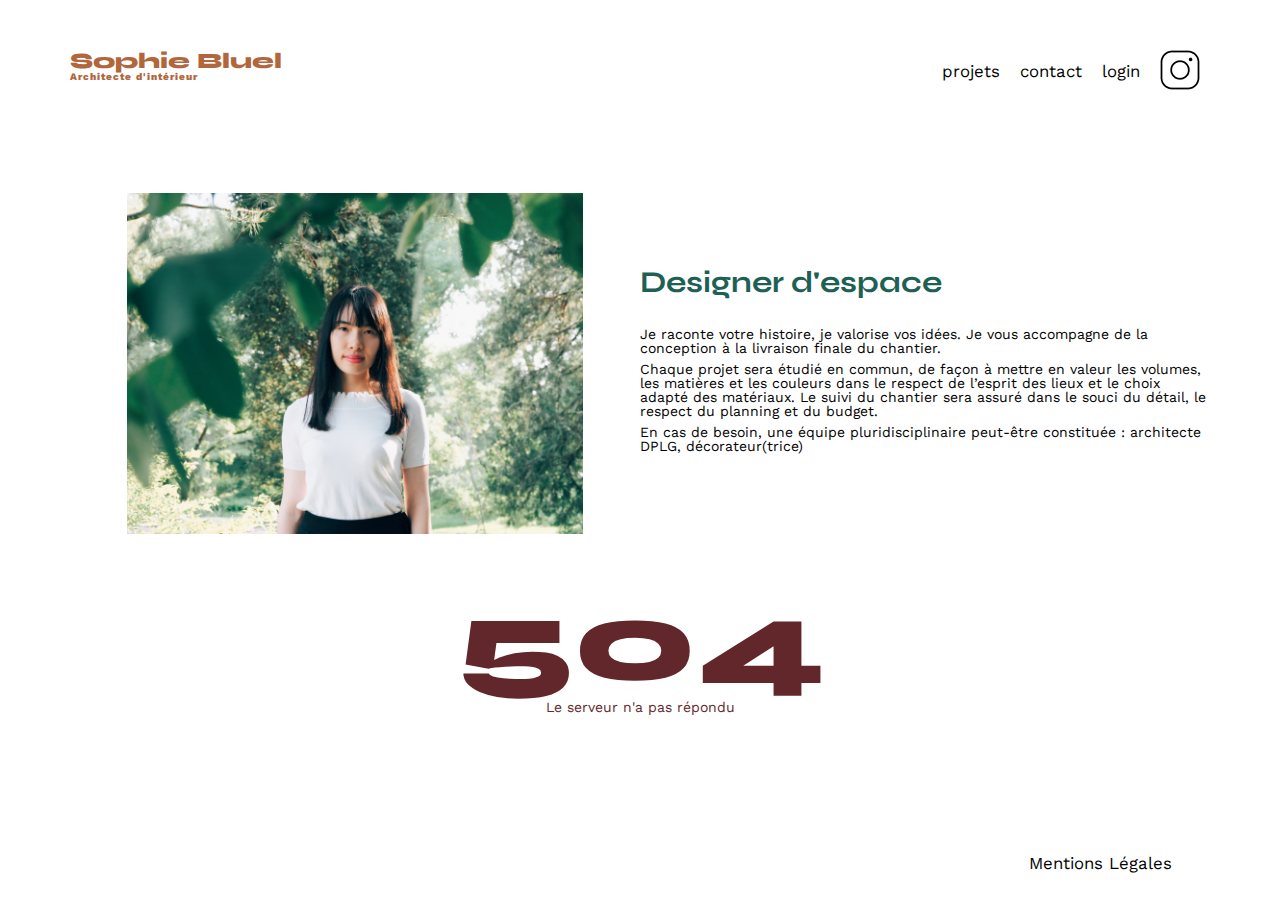
<file: FrontEnd/index.html>
<!DOCTYPE html>
<html lang="fr">

<head>
	<meta charset="UTF-8">
	<title>Sophie Bluel - Architecte d'intérieur</title>
	<meta name="viewport" content="width=device-width, initial-scale=1.0">
	<link rel="preconnect" href="https://fonts.googleapis.com">
	<link rel="preconnect" href="https://fonts.gstatic.com" crossorigin>
	<link href="https://fonts.googleapis.com/css2?family=Syne&family=Work+Sans&display=swap" rel="stylesheet">
	<link rel="stylesheet" href="https://cdnjs.cloudflare.com/ajax/libs/font-awesome/6.2.1/css/all.min.css"
		integrity="sha512-MV7K8+y+gLIBoVD59lQIYicR65iaqukzvf/nwasF0nqhPay5w/9lJmVM2hMDcnK1OnMGCdVK+iQrJ7lzPJQd1w=="
		crossorigin="anonymous" referrerpolicy="no-referrer" />
	<meta name="description" content="">
	<link rel="stylesheet" href="./assets/css/style.css">
	<script type="module" src="js/main.js" defer></script>
</head>

<body>
	<header>
		<h1>Sophie Bluel <span>Architecte d'intérieur</span></h1>
		<nav>
			<ul>
				<li>projets</li>
				<li>contact</li>
				<li>login</li>
				<li><img src="./assets/icons/instagram.png" alt="Instagram"></li>
			</ul>
		</nav>
	</header>
	<main>
		<section id="introduction">
			<figure>
				<img src="./assets/images/sophie-bluel.png" alt="">
			</figure>
			<article>
				<h2>Designer d'espace</h2>
				<p>Je raconte votre histoire, je valorise vos idées. Je vous accompagne de la conception à la livraison
					finale du chantier.</p>
				<p>Chaque projet sera étudié en commun, de façon à mettre en valeur les volumes, les matières et les
					couleurs dans le respect de l’esprit des lieux et le choix adapté des matériaux. Le suivi du
					chantier sera assuré dans le souci du détail, le respect du planning et du budget.</p>
				<p>En cas de besoin, une équipe pluridisciplinaire peut-être constituée : architecte DPLG,
					décorateur(trice)</p>
			</article>
		</section>
		<section id="chargement">
			<img src="./assets/images/load-38_256.gif" alt="chargement..." class="chargement">
		</section>
		<section id="portfolio" class="display-off">
			<h2>Mes Projets</h2>
			<div class="gallery">
			</div>
		</section>
		<section id="contact" class="display-off">
			<h2>Contact</h2>
			<p>Vous avez un projet ? Discutons-en !</p>
			<form action="#" method="post">
				<label for="name">Nom</label>
				<input type="text" name="name" id="name">
				<label for="email">Email</label>
				<input type="email" name="email" id="email">
				<label for="message">Message</label>
				<textarea name="message" id="message" cols="30" rows="10"></textarea>
				<input type="submit" value="Envoyer">
			</form>
		</section>
	</main>

	<footer>
		<nav>
			<ul>
				<li>Mentions Légales</li>
			</ul>
		</nav>
	</footer>
</body>

</html>
</file>
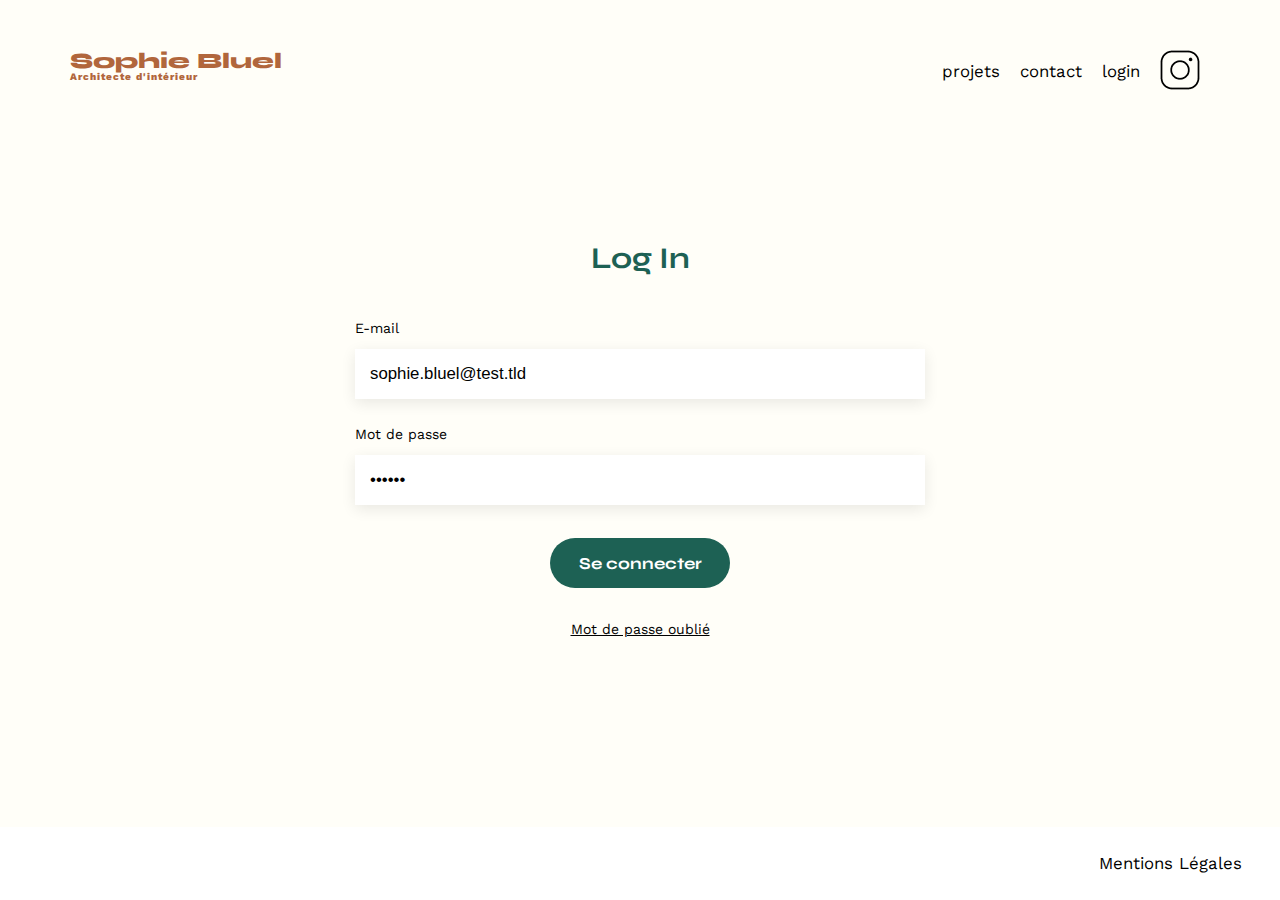
<file: FrontEnd/pages/login.html>
<!DOCTYPE html>
<html lang="fr">
<head>
	<meta charset="UTF-8">
	<title>Sophie Bluel - Architecte d'intérieur</title>
	<meta name="viewport" content="width=device-width, initial-scale=1.0">
	<link rel="preconnect" href="https://fonts.googleapis.com">
	<link rel="preconnect" href="https://fonts.gstatic.com" crossorigin>
	<link href="https://fonts.googleapis.com/css2?family=Syne:wght@700;800&family=Work+Sans&display=swap" rel="stylesheet">
	<meta name="description" content="">
	<link rel="stylesheet" href="../assets/css/login.css">
	<script type="module" src="../js/login.js" defer></script>
</head>
<body>
<header>
	<h1>Sophie Bluel <span>Architecte d'intérieur</span></h1>
	<nav>
		<ul>
			<a href="../index.html"><li>projets</li></a>
			<li>contact</li>
			<li>login</li>
			<li><img src="../assets/icons/instagram.png" alt="Instagram"></li>
		</ul>
	</nav>
</header>
<main>
    <section id="login">
		<h2>Log In</h2>
		<form action="#" method="post">
			<label for="email">E-mail</label>
			<input type="email" name="email" id="email" value="sophie.bluel@test.tld">
			<label for="password">Mot de passe</label>
			<input type="password" name="password" id="password" value="S0phie">
			<button type="submit" id="btn-login">Se connecter<img src="../assets/images/load-38_256.gif" alt="chargement..." class="chargement display-off"></button>
		</form>
        <a href="#" class="password-forget">Mot de passe oublié</a>
	</section>
</main>
<footer>
	<nav>
		<ul>
			<li>Mentions Légales</li>
		</ul>
	</nav>
</footer>
</body>
</file>
<file: FrontEnd/assets/css/style.css>
/* http://meyerweb.com/eric/tools/css/reset/
   v2.0 | 20110126
   License: none (public domain)
*/

html, body, div, span, applet, object, iframe,
h1, h2, h3, h4, h5, h6, p, blockquote, pre,
a, abbr, acronym, address, big, cite, code,
del, dfn, em, img, ins, kbd, q, s, samp,
small, strike, strong, sub, sup, tt, var,
b, u, i, center,
dl, dt, dd, ol, ul, li,
fieldset, form, label, legend,
table, caption, tbody, tfoot, thead, tr, th, td,
article, aside, canvas, details, embed,
figure, figcaption, footer, header, hgroup,
menu, nav, output, ruby, section, summary,
time, mark, audio, video {
	margin: 0;
	padding: 0;
	border: 0;
	font-size: 100%;
	font: inherit;
	vertical-align: baseline;
}
/* HTML5 display-role reset for older browsers */
article, aside, details, figcaption, figure,
footer, header, hgroup, menu, nav, section {
	display: block;
}
body {
	line-height: 1;
}
a {
	text-decoration: none;
	color: black;
}
ol, ul {
	list-style: none;
}
blockquote, q {
	quotes: none;
}
blockquote:before, blockquote:after,
q:before, q:after {
	content: '';
	content: none;
}
table {
	border-collapse: collapse;
	border-spacing: 0;
}
/** end reset css**/
body {
	max-width: 1140px;
	margin:auto;
	font-family: 'Work Sans';
	font-size: 14px;
	display: flex;
	flex-direction: column;
	min-height: 100vh;
}
.scroll-off {
	height: 100%;
	overflow: hidden;
}
.display-off {
	display: none;
}
header {
	display: flex;
	justify-content: space-between;
	margin: 50px 0
}
section {
	margin: 50px 0
}

h1{
	display: flex;
	flex-direction: column;
	font-family: 'Syne';
	font-size: 22px;
	font-weight: 800;
	color: #B1663C
}

h1 > span {
	font-family: 'Work Sans';
	font-size:10px;
	letter-spacing: 0.1em;
;
}

h2{
	font-family: 'Syne';
	font-weight: 700;
	font-size: 30px;
	color: #1D6154
}
nav ul {
	display: flex;
	align-items: center;
	list-style-type: none;

}
nav li {
	padding: 0 10px;
	font-size: 1.2em;
	cursor: pointer;
}

li:hover {
	color: #B1663C;
}
#introduction {
	display: flex;
	align-items: center;
}
#introduction figure {
	flex: 1
}
#introduction img {
	display: block;
	margin: auto;
	width: 80%;
}

#introduction article {
	flex: 1
}
#introduction h2 {
	margin-bottom: 1em;
}

#introduction p {
	margin-bottom: 0.5em;
}
#portfolio h2 {
	text-align: center;
	margin-bottom: 51px;
}

/* edition zone */
.block-edition {
	background-color: black;
	color: white;
	height: 59px;
}

.block-edition__text {
	display: flex;
	justify-content: center;
	align-items: center;
	gap: 11.45px;
	cursor: pointer;
}

.block-edition__text:hover {
	font-weight: bold;
}

#portfolio .hedit {
	margin-bottom: 0;
}

#portfolio .projet-edition__text {
	display: flex;
	flex-direction: row;
	justify-content: center;
	position: relative;
	left: 55px;
	gap: 30px;
	text-align: center;
	margin-bottom: 51px;
}

.bg-modale {
	position: fixed;
	display: flex;
	justify-content: center;
	align-items: center;
	height: 100%;
	width: 100%;
	left: 0;
	background-color: rgba(0, 0, 0, 0.3);
	z-index: 1;
}

.modale {
	position: relative;
	padding: 60px 105px 45px;
	background-color: white;
	border-radius: 10px;
	z-index: 2;
	text-align: center;
}

.modale .fa-xmark {
	display: flex;
	justify-content: center;
	align-items: center;
	position: absolute;
	top: 30px;
	right: 30px;
	height: 25px;
	width: 25px;
	border-radius: 50%;
	cursor: pointer;
}

.modale .fa-arrow-left {
	display: flex;
	justify-content: center;
	align-items: center;
	position: absolute;
	top: 30px;
	left: 30px;
	height: 25px;
	width: 25px;
	border-radius: 50%;
	cursor: pointer;
}

.modale h3 {
	font-size: 26px;
	text-align: center;
	margin-bottom: 46px;
}

.modale .erreur-modale {
	position: absolute;
	left: 0;
	top: 110px;
	width: 100%;
}

.modale__grid {
	display: grid;
	grid-template-columns: repeat(5, 75px);
	grid-auto-rows: 100px;
	gap: 25px 10px;
	overflow: auto;
}

.modale__flex {
	display: flex;
	flex-direction: column;
}

.modale__bloc-central {
	height: 420px;
	width: 415px;
	margin-bottom: 38px;
	border-bottom: 1px #B3B3B3 solid;
}

.modale__grid--img {
	position: relative;
}

.modale__grid  img {
	width: 100%;
}

.modale__grid  .fa-trash-can {
	display: flex;
	justify-content: center;
	align-items: center;
	position: absolute;
	color: white;
	background-color: black;
	height: 17px;
	width: 17px;
	top: 6px;
	right: 6px;
	border-radius: 2px;
	cursor: pointer;
}

.btn-ajout-photo {
	background-color: #1D6154;
	color: white;
	padding: 10px 49px;
	border-radius: 60px;
	font-family: Syne;
	border: none;
	cursor: pointer;
}

.modale__bloc-central--img-selection {
	display: flex;
	flex-direction: column;
	align-items: center;
	background-color: #E8F1F6;
	border-radius: 3px;
	cursor: pointer;
	position: relative;
}

.modale__bloc-central--img-selection #svg-image {
	height: 76px;
	width: 76px;
	margin-bottom: 6px;
	margin-top: 13px;
}

.modale__bloc-central--img-selection .img-select {
	position: absolute;
	object-fit: contain;
	height: 100%;
	width: 100%;
}

.modale__bloc-central--img-selection button {
	border-radius: 50px;
	background: #CBD6DC;
	color: #306685;
	text-align: center;
	padding: 10px 33px;
	font-weight: 500;
	font-size: 14px;
	border: none;
	margin-bottom: 7px;
	cursor: pointer;
}

.modale__bloc-central--img-selection input[type="file"] {
	position: absolute;
	height: 100%;
	width: 100%;
	z-index: 10;
	padding: 0;
	opacity: 0;
}

.modale__bloc-central--img-selection .invisible {
	opacity: 0;
}

.modale__bloc-central--img-selection p {
	color: #444;
	text-align: center;
	font-size: 10px;
	margin-bottom: 19px;
}

.modale form {
	text-align: left;
	margin-top:30px;
	display: flex;
	flex-direction: column;
}

.modale input, .modale select {
	height: 50px;
	font-size: 1.2em;
	border: none;
	box-shadow: 0px 4px 14px rgba(0, 0, 0, 0.09);
    padding: 0 15px;
	background-color: white;
	color: #444444;
}

.modale label {
	margin: 2em 0 1em 0;
	text-align: start;
	color: #3D3D3D;
	line-height: normal;
}

.btn-gris {
	background: #A7A7A7;
	cursor: default;
}
/* edition zone */

/* filter zone */
.list-filters {
	display: flex;
	flex-direction: row;
	gap: 10px;
	justify-content: center;
	margin-bottom: 51px;
}

.list-filters__filters {
	border-radius: 60px;
	border: 1px solid #1D6154;
	min-width: 100px;
	text-align: center;
	padding: 9px 0;
	font-family: Syne;
	font-size: 16px;
	font-weight: 700;
	color: #1D6154;
	cursor: pointer;
	user-select: none;
}

.list-filters__longFilters {
	padding: 9px 15px;
}

.list-filters__selectedFilters {
	background-color: #1D6154;
	color: white;
}
/* filter zone */

.erreur-504 {
	font-size: 116px;
	font-family: 'Syne';
	font-weight: 800;
}

.erreur-message {
	text-align: center;
	color: #61272A;
	display: flex;
	flex-direction: column;
}

.gallery {
	width: 100%;
	display: grid;
	grid-template-columns: 1fr 1fr 1fr;
	grid-column-gap: 20px;
	grid-row-gap: 20px;
}

#chargement {
	display: flex;
	flex-direction: column;
	justify-content: center;
	align-items: center;
	height: 130px;
}

.chargement {
	object-fit: contain;
	height: 100px;
	grid-column: 2;
	filter: sepia(100%) saturate(280%) hue-rotate(338deg) brightness(140%) blur(0.5px);
}

.gallery img {
	width: 100%;

}
#contact {
	width: 50%;
	margin: auto;
}
#contact > * {
	text-align: center;

}
#contact h2{
	margin-bottom: 20px;
}
#contact form {
	text-align: left;
	margin-top:30px;
	display: flex;
	flex-direction: column;
}

#contact input {
	height: 50px;
	font-size: 1.2em;
	border: none;
	box-shadow: 0px 4px 14px rgba(0, 0, 0, 0.09);
    padding: 0 15px;
}
#contact label {
	margin: 2em 0 1em 0;
}
#contact textarea {
	border: none;
	box-shadow: 0px 4px 14px rgba(0, 0, 0, 0.09);
    padding: 10px;
}

input[type="submit"]{
	font-family: 'Syne';
	font-weight: 700;
	color: white;
	background-color: #1D6154;
	margin : 2em auto ;
	width: 180px;
	text-align: center;
	border-radius: 60px ;
}

footer {
	margin-top: auto;
}

footer nav ul {
	display: flex;
	justify-content: flex-end;
	margin: 2em
}
</file>
<file: FrontEnd/assets/css/login.css>
/* http://meyerweb.com/eric/tools/css/reset/
   v2.0 | 20110126
   License: none (public domain)
*/

html, body, div, span, applet, object, iframe,
h1, h2, h3, h4, h5, h6, p, blockquote, pre,
a, abbr, acronym, address, big, cite, code,
del, dfn, em, img, ins, kbd, q, s, samp,
small, strike, strong, sub, sup, tt, var,
b, u, i, center,
dl, dt, dd, ol, ul, li,
fieldset, form, label, legend,
table, caption, tbody, tfoot, thead, tr, th, td,
article, aside, canvas, details, embed,
figure, figcaption, footer, header, hgroup,
menu, nav, output, ruby, section, summary,
time, mark, audio, video {
	margin: 0;
	padding: 0;
	border: 0;
	font-size: 100%;
	font: inherit;
	vertical-align: baseline;
}
/* HTML5 display-role reset for older browsers */
article, aside, details, figcaption, figure,
footer, header, hgroup, menu, nav, section {
	display: block;
}
body {
    line-height: 1;
}
a {
	text-decoration: none;
	color: black;
}
ol, ul {
	list-style: none;
}
li {
	cursor: pointer;
}
blockquote, q {
	quotes: none;
}
blockquote:before, blockquote:after,
q:before, q:after {
	content: '';
	content: none;
}
table {
	border-collapse: collapse;
	border-spacing: 0;
}
/** end reset css**/
body {
    background-color: #FFFEF8;
	max-width: 1140px;
	margin: auto;
	font-family: 'Work Sans' ;
	font-size: 14px;
}
header {
	display: flex;
	justify-content: space-between;
	margin: 50px 0
}

h1{
	display: flex;
	flex-direction: column;
	font-family: 'Syne';
	font-size: 22px;
	font-weight: 800;
	color: #B1663C
}

h1 > span {
	font-family: 'Work Sans';
	font-size:10px;
	letter-spacing: 0.1em;
;
}

h2{
	font-family: 'Syne';
	font-weight: 700;
	font-size: 30px;
	color: #1D6154
}
nav ul {
	display: flex;
	align-items: center;
	list-style-type: none;

}
nav li {
	padding: 0 10px;
	font-size: 1.2em;
}

li:hover {
	color: #B1663C;
}

/* ---- main ----*/

#login {
	width: 50%;
    margin: auto;
    margin-top: 150px;
}
#login > * {
	text-align: center;

}
#login h2{
	margin-bottom: 20px;
}
#login form {
	text-align: left;
	display: flex;
	flex-direction: column;
}

#login input {
	height: 50px;
	font-size: 1.2em;
	border: none;
	box-shadow: 0px 4px 14px rgba(0, 0, 0, 0.09);
    padding: 0 15px;
}

.error-msg {
	color: red;
}

#login .bad-input {
	box-shadow: 0px 4px 14px rgba(255, 0, 0, 0.25);
	background-color: rgb(255, 245, 245);
}

#login label {
	margin: 2em 0 1em 0;
}

button[type="submit"]{
	font-family: 'Syne';
	font-weight: 700;
	color: white;
	background-color: #1D6154;
	margin : 2em auto ;
	width: 180px;
	text-align: center;
	border-radius: 60px ;
	border: none;
    font-size: 1.2em;
	height: 50px;
	display: flex;
	justify-content: center;
	align-items: center;
	cursor: pointer;
}

button[type="submit"]:active{
	background-color: #0E2F28;
}

.password-forget {
    display: block;
    text-decoration: underline;
    text-align: center;
}

.display-off {
	display: none;
}

.chargement {
	object-fit: contain;
	height: 2em;
	filter: saturate(0%) hue-rotate(338deg) brightness(1000%);
}
/* ---- footer ---- */

footer {
    position: absolute;
    bottom: 0;
	left: 0;
    width: 100%;
}

footer nav ul {
	display: flex;
	justify-content: flex-end;
	padding: 2em;
    background-color: white;
}
</file>
